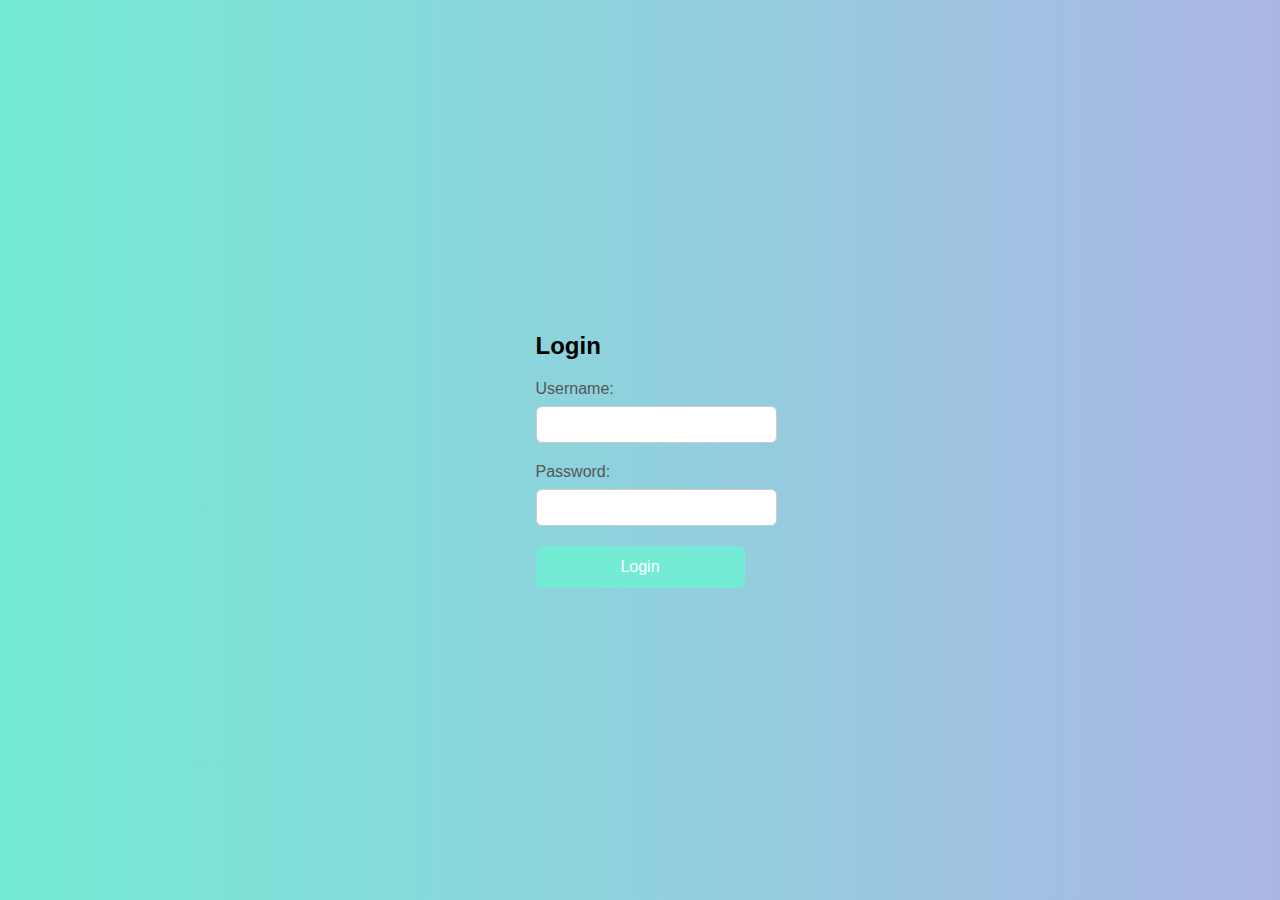
<file: web/login/index.html>
<!DOCTYPE html>
<html lang="id">
<head>
  <meta charset="UTF-8">
  <title>Login</title>
  <link rel="stylesheet" href="login.css">
</head>
<body>

  <!-- Form Login -->
  <div class="login-box" id="loginBox">
    <h2>Login</h2>
    <form id="loginForm">
      <div class="form-group">
        <label for="username">Username:</label>
        <input type="text" id="username" required>
      </div>
      <div class="form-group">
        <label for="password">Password:</label>
        <input type="password" id="password" required>
      </div>
      <button onclick="window.location.href='https://sevtiariyani.github.io/UASPW/web/admin.html'">
        Login
      </button>
    </form>
  </div>

  <!-- Halaman Setelah Login -->
  <div class="login-box" id="welcomeBox" style="display: none;">
  <h2 id="welcome">Halo, User!</h2>
  <button onclick="logout()">Logout</button>
</div>
  
<script>
  // Simulasi user login (hardcoded)
  const users = {
    admin: '12345',
    user: 'pass'
  };

  // Cek apakah user sudah login
  function checkLogin() {
    const session = localStorage.getItem('sessionUser');
    if (session) {
      document.getElementById('loginBox').style.display = 'none';
      document.getElementById('welcomeBox').style.display = 'block';
      document.getElementById('welcome').innerText = `Halo, ${session}!`;
    }
  }

  // Tangani login
  document.getElementById('loginForm').addEventListener('submit', function(e) {
    e.preventDefault();
    const uname = document.getElementById('username').value.trim();
    const pass = document.getElementById('password').value.trim();

    if (users[uname] && users[uname] === pass) {
      localStorage.setItem('sessionUser', uname);
      checkLogin();
    } else {
      alert('Username atau password salah!');
    }
  });

  // Logout
  function logout() {
    localStorage.removeItem('sessionUser');
    location.reload();
  }

  // Jalankan saat pertama dimuat
  checkLogin();
</script>

</body>
</html>
</file>
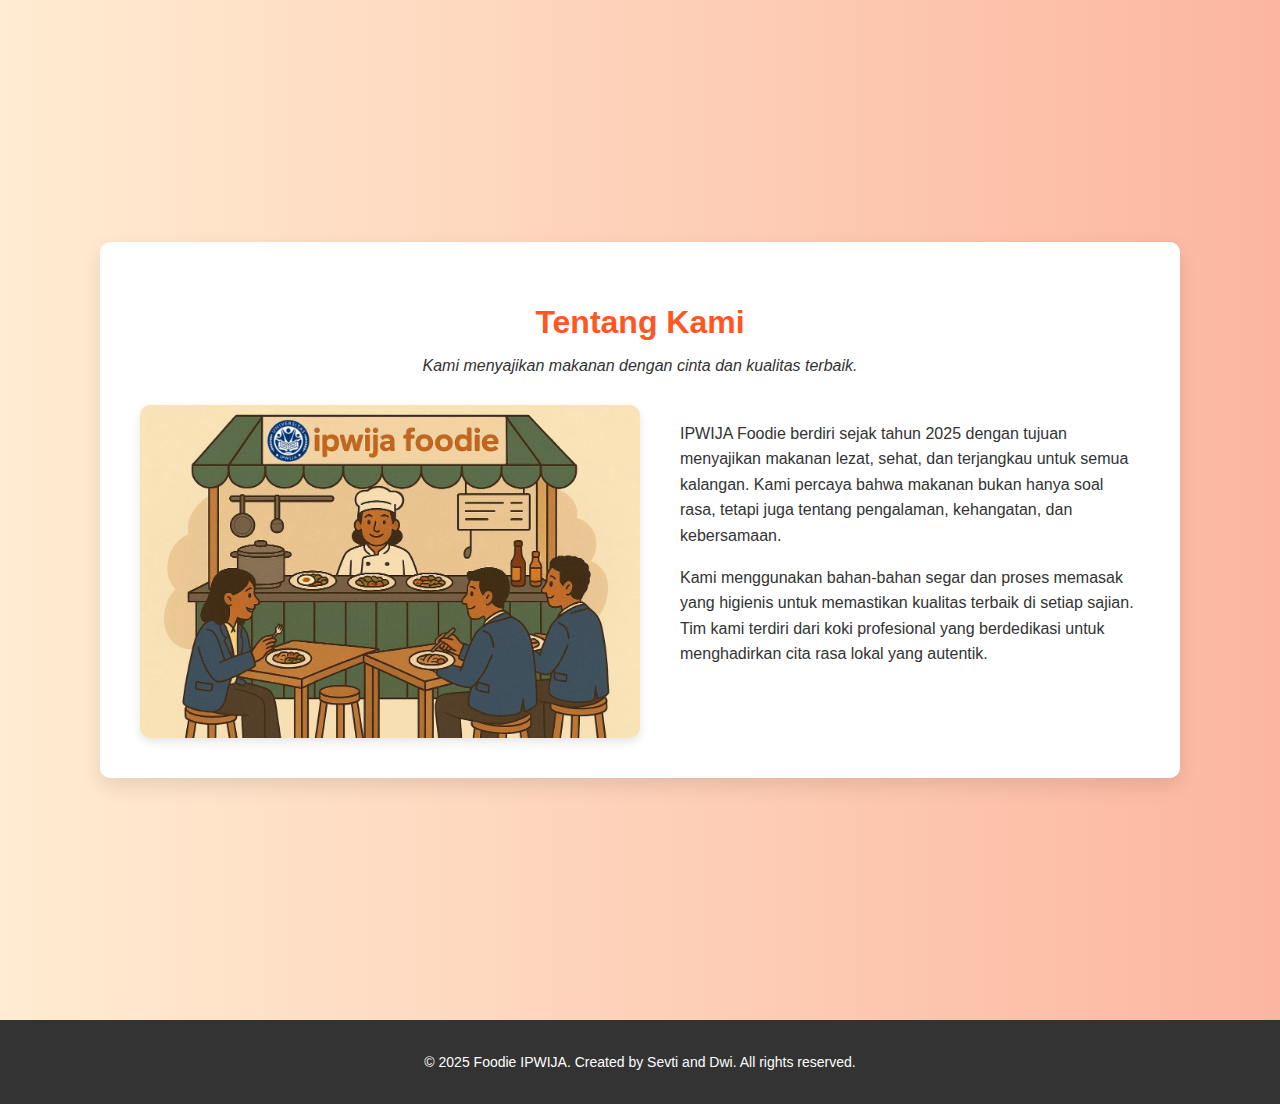
<file: web/about_us.html>
<!DOCTYPE html>
<html lang="id">
<head>
  <meta charset="UTF-8">
  <meta name="viewport" content="width=device-width, initial-scale=1.0">
  <title>Tentang Kami</title>
  <link rel="stylesheet" href="about.css">
</head>
<body>
  <section class="about-section">
    <div class="container">
      <h1>Tentang Kami</h1>
      <p class="tagline">Kami menyajikan makanan dengan cinta dan kualitas terbaik.</p>
      <div class="content">
        <img src="image/fotokantin.jpg" alt="Tim Kami"/>
        <div>
          <p>
            IPWIJA Foodie berdiri sejak tahun 2025 dengan tujuan menyajikan makanan lezat, sehat, dan terjangkau untuk semua kalangan. 
            Kami percaya bahwa makanan bukan hanya soal rasa, tetapi juga tentang pengalaman, kehangatan, dan kebersamaan.
          </p>
          <p>
            Kami menggunakan bahan-bahan segar dan proses memasak yang higienis untuk memastikan kualitas terbaik di setiap sajian. 
            Tim kami terdiri dari koki profesional yang berdedikasi untuk menghadirkan cita rasa lokal yang autentik.
          </p>
        </div>
      </div>
    </div>
  </section>
  <footer>
    <p>&copy; 2025 Foodie IPWIJA. Created by Sevti and Dwi. All rights reserved.</p>
  </footer>
</body>
</html>
</file>
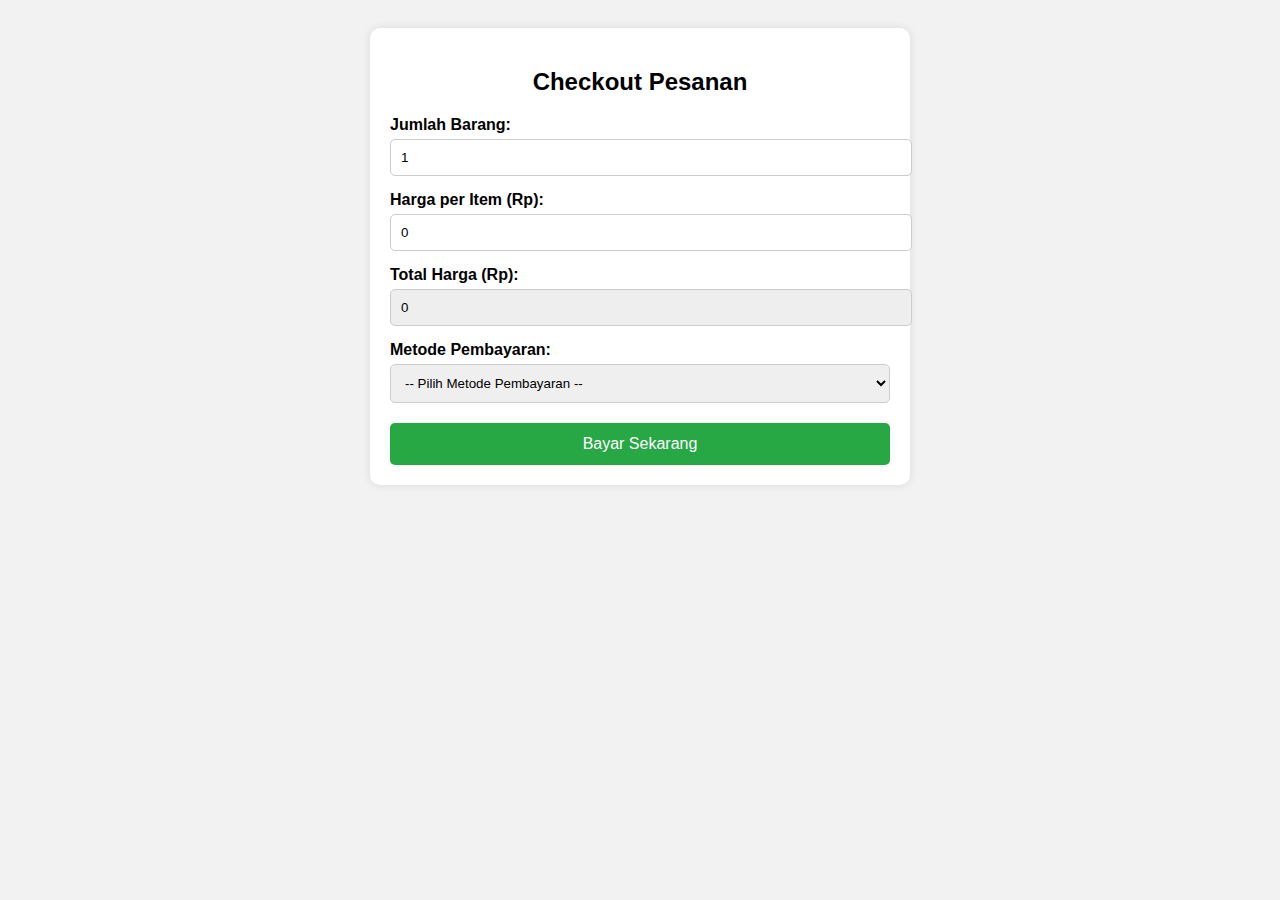
<file: web/checkout.html>
<!DOCTYPE html>
<html lang="id">
<head>
  <meta charset="UTF-8">
  <title>Form Checkout</title>
  <meta name="viewport" content="width=device-width, initial-scale=1">
  <style>
    body {
      font-family: Arial, sans-serif;
      background: #f2f2f2;
      padding: 20px;
    }

    .checkout-container {
      max-width: 500px;
      margin: auto;
      background: #fff;
      padding: 20px;
      border-radius: 10px;
      box-shadow: 0 0 10px rgba(0,0,0,0.1);
    }

    h2 {
      text-align: center;
    }

    label {
      margin-top: 15px;
      display: block;
      font-weight: bold;
    }

    input, select {
      width: 100%;
      padding: 10px;
      margin-top: 5px;
      border-radius: 5px;
      border: 1px solid #ccc;
    }

    input[readonly] {
      background: #eee;
    }

    button {
      margin-top: 20px;
      width: 100%;
      padding: 12px;
      background-color: #28a745;
      color: white;
      border: none;
      border-radius: 5px;
      font-size: 16px;
      cursor: pointer;
    }

    #qr-container {
      margin-top: 20px;
      text-align: center;
      display: none;
    }

    #qr-container img {
      margin-top: 10px;
    }
  </style>
</head>
<body>

<div class="checkout-container">
  <h2>Checkout Pesanan</h2>
  <form id="checkout-form">
    <label for="jumlah-barang">Jumlah Barang:</label>
    <input type="number" id="jumlah-barang" name="jumlah_barang" value="1" min="1" required>

    <label for="harga-per-item">Harga per Item (Rp):</label>
    <input type="number" id="harga-per-item" name="harga_per_item" value="0" min="0" required>

    <label for="total-harga">Total Harga (Rp):</label>
    <input type="number" id="total-harga" name="total_harga" readonly>

    <label for="pembayaran">Metode Pembayaran:</label>
    <select id="pembayaran" name="pembayaran" required>
      <option value="">-- Pilih Metode Pembayaran --</option>
      <option value="cash">Cash</option>
      <option value="qrcode">QR Code</option>
    </select>

    <div id="qr-container">
      <p>Scan QR Code untuk pembayaran:</p>
      <img id="qr-image" src="image/qr.jpg" alt="QR Code">
    </div>

    <button type="submit">Bayar Sekarang</button>
  </form>
</div>

<script>
  const jumlahBarang = document.getElementById("jumlah-barang");
  const hargaPerItem = document.getElementById("harga-per-item");
  const totalHarga = document.getElementById("total-harga");
  const pembayaran = document.getElementById("pembayaran");
  const qrContainer = document.getElementById("qr-container");
  const qrImage = document.getElementById("qr-image");

  function updateTotal() {
    const jumlah = parseInt(jumlahBarang.value) || 0;
    const harga = parseInt(hargaPerItem.value) || 0;
    const total = jumlah * harga;
    totalHarga.value = total;

    // Update QR Code jika metode pembayaran QR dipilih
    if (pembayaran.value === "qrcode" && total > 0) {
      const data = encodeURIComponent(`Pembayaran sebesar Rp${total}`);
      const qrUrl = `https://chart.googleapis.com/chart?cht=qr&chs=250x250&chl=${data}`;
      qrImage.src = qrUrl;
      qrContainer.style.display = "block";
    } else {
      qrContainer.style.display = "none";
    }
  }

  jumlahBarang.addEventListener("input", updateTotal);
  hargaPerItem.addEventListener("input", updateTotal);
  pembayaran.addEventListener("change", updateTotal);

  // Inisialisasi saat load
  updateTotal();
</script>

</body>
</html>
</file>
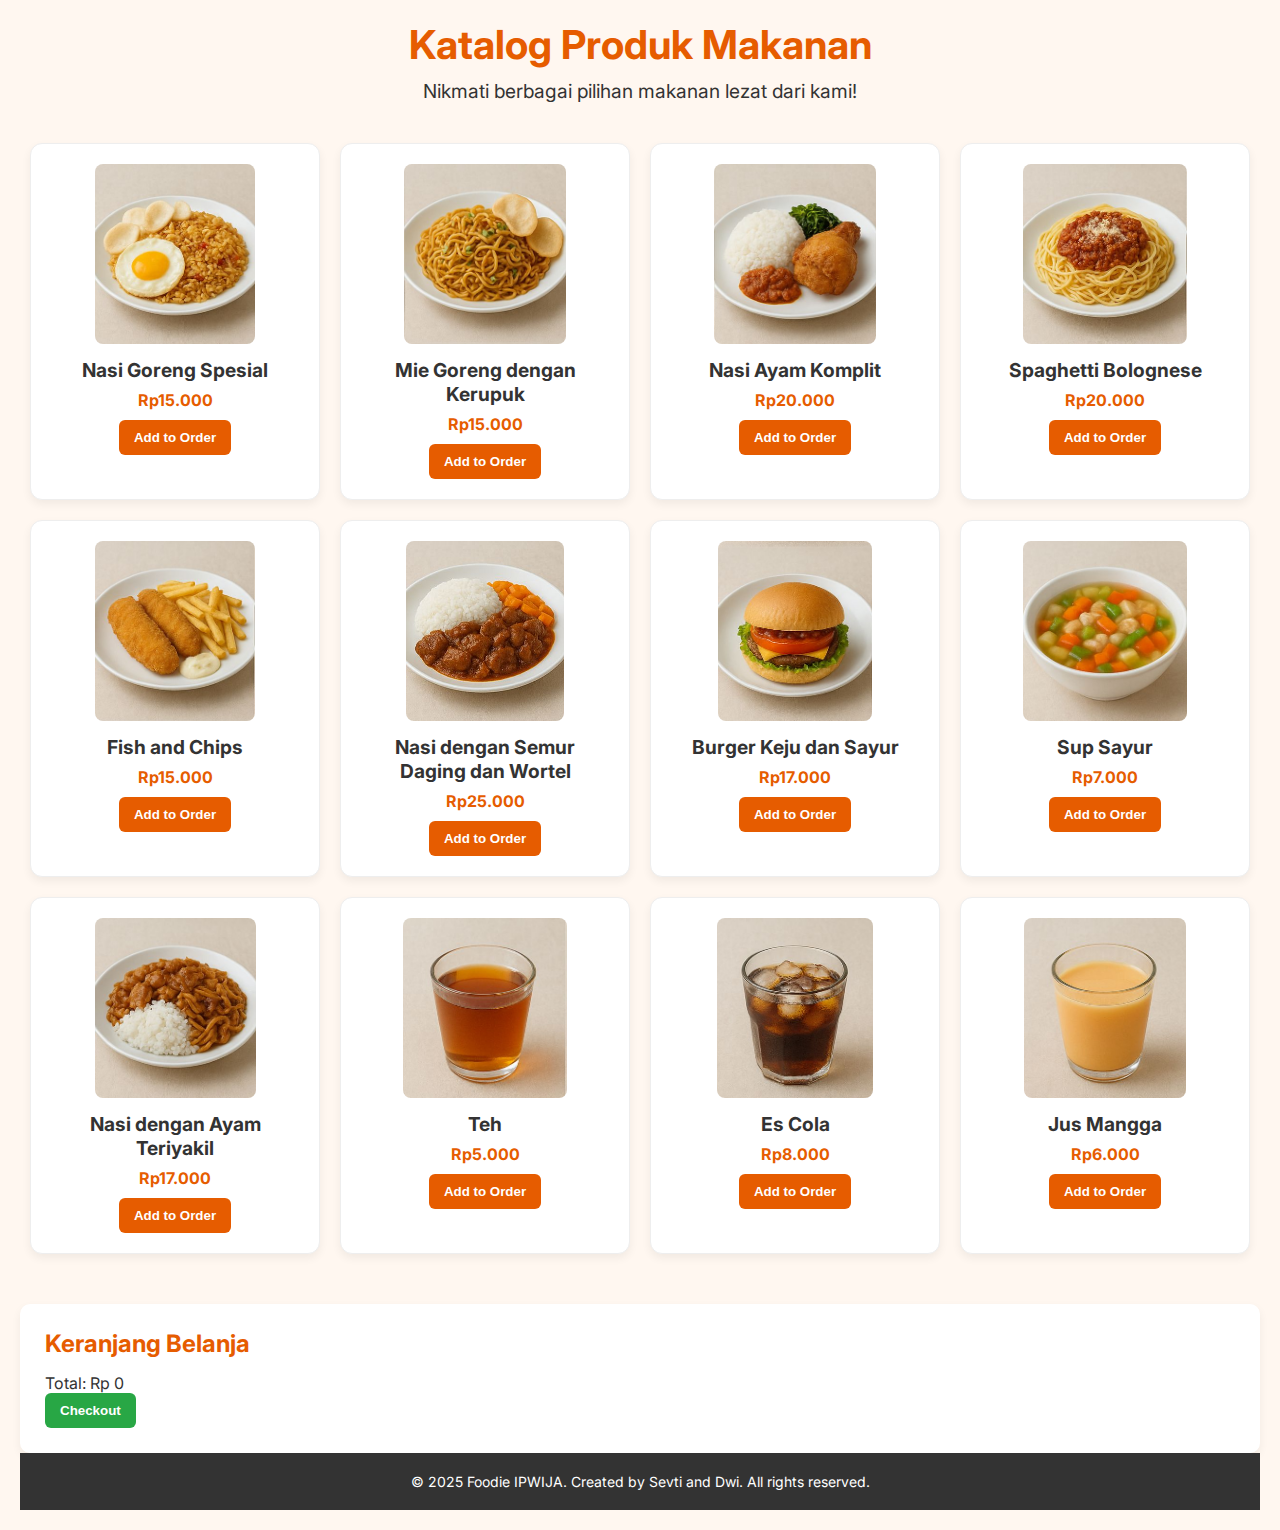
<file: web/katalog.html>
<!DOCTYPE html>
<html lang="id">
<head>
  <meta charset="UTF-8" />
  <meta name="viewport" content="width=device-width, initial-scale=1.0" />
  <title>Katalog Produk Makanan</title>
  <link rel="stylesheet" href="katalog.css" />
  <link href="https://fonts.googleapis.com/css2?family=Inter:wght@500&display=swap" rel="stylesheet" />
  <style>
    body {
      font-family: 'Inter', sans-serif;
    }
  </style>
</head>
<body>
  <header>
    <h1>Katalog Produk Makanan</h1>
    <p>Nikmati berbagai pilihan makanan lezat dari kami!</p>
  </header>

  <main class="produk-container">
    <!-- Produk-produk -->
    <div class="produk">
      <img src="image/nasigoreng.jpg" alt="Nasi Goreng" />
      <h3>Nasi Goreng Spesial</h3>
      <p class="harga">Rp15.000</p>
      <button onclick="tambahKeKeranjang('Nasi Goreng Spesial', 15000)">Add to Order</button>
    </div>
    <div class="produk">
      <img src="image/miegoreng.jpg" alt="Mie Goreng" />
      <h3>Mie Goreng dengan Kerupuk</h3>
      <p class="harga">Rp15.000</p>
      <button onclick="tambahKeKeranjang('Mie Goreng dengan Kerupuk', 15000)">Add to Order</button>
    </div>
    <div class="produk">
      <img src="image/nasiayam.jpg" alt="Ayam Goreng" />
      <h3>Nasi Ayam Komplit</h3>
      <p class="harga">Rp20.000</p>
      <button onclick="tambahKeKeranjang('Nasi Ayam Komplit', 20000)">Add to Order</button>
    </div>
    <div class="produk">
      <img src="image/sb.jpg" alt="Spageti" />
      <h3>Spaghetti Bolognese</h3>
      <p class="harga">Rp20.000</p>
      <button onclick="tambahKeKeranjang('Spaghetti Bolognese', 20000)">Add to Order</button>
    </div>
    <div class="produk">
      <img src="image/f&c.jpg" alt="Fish and Chips" />
      <h3>Fish and Chips</h3>
      <p class="harga">Rp15.000</p>
      <button onclick="tambahKeKeranjang('Fish and Chips', 15000)">Add to Order</button>
    </div>
    <div class="produk">
      <img src="image/NS.jpg" alt="Nasi dengan Semur Daging dan Wortel" />
      <h3>Nasi dengan Semur Daging dan Wortel</h3>
      <p class="harga">Rp25.000</p>
      <button onclick="tambahKeKeranjang('Nasi dengan Semur Daging dan Wortel', 25000)">Add to Order</button>
    </div>
    <div class="produk">
      <img src="image/burger.jpg" alt="Burger Keju dan Sayur" />
      <h3>Burger Keju dan Sayur</h3>
      <p class="harga">Rp17.000</p>
      <button onclick="tambahKeKeranjang('Burger Keju dan Sayur', 17000)">Add to Order</button>
    </div>
    <div class="produk">
      <img src="image/ss.jpg" alt="Sup Sayur" />
      <h3>Sup Sayur</h3>
      <p class="harga">Rp7.000</p>
      <button onclick="tambahKeKeranjang('Sup Sayur', 7000)">Add to Order</button>
    </div>
    <div class="produk">
      <img src="image/nt.jpg" alt="Nasi dengan Ayam Teriyaki" />
      <h3>Nasi dengan Ayam Teriyakil</h3>
      <p class="harga">Rp17.000</p>
      <button onclick="tambahKeKeranjang('Nasi dengan Ayam Teriyaki', 17000)">Add to Order</button>
    </div>
    <div class="produk">
      <img src="image/teh.jpg" alt="Teh" />
      <h3>Teh</h3>
      <p class="harga">Rp5.000</p>
      <button onclick="tambahKeKeranjang('Teh', 5000)">Add to Order</button>
    </div>
    <div class="produk">
      <img src="image/escola.jpg" alt="Es Cola" />
      <h3>Es Cola</h3>
      <p class="harga">Rp8.000</p>
      <button onclick="tambahKeKeranjang('Es Cola', 8000)">Add to Order</button>
    </div>
    <div class="produk">
      <img src="image/jm.jpg" alt="Jus Mangga" />
      <h3>Jus Mangga</h3>
      <p class="harga">Rp6.000</p>
      <button onclick="tambahKeKeranjang('Jus Mangga', 6000)">Add to Order</button>
    </div>
  </main>

  <section class="keranjang" id="keranjang">
    <h2>Keranjang Belanja</h2>
    <ul id="daftar-keranjang"></ul>
    <p>Total: Rp <span id="total-harga">0</span></p>
    <button onclick="tampilkanMetodePembayaran()">Checkout</button>
  </section>

  <section id="pembayaran" style="display:none">
    <h2>Pilih Metode Pembayaran</h2>
    <button onclick="prosesPembayaran('cash')">Bayar di Kasir</button>
    <button onclick="prosesPembayaran('qr')">Bayar dengan Kode QR</button>
  </section>

  <section id="struk" style="display:none">
    <h2>Struk Pembelian</h2>
    <div id="detail-struk"></div>
  </section>

  <script>
    const keranjang = [];

    function tambahKeKeranjang(nama, harga) {
      const item = keranjang.find(i => i.nama === nama);
      if (item) {
        item.jumlah += 1;
      } else {
        keranjang.push({ nama, harga, jumlah: 1 });
      }
      tampilkanKeranjang();
    }

    function hapusDariKeranjang(nama) {
      const index = keranjang.findIndex(i => i.nama === nama);
      if (index !== -1) {
        keranjang[index].jumlah -= 1;
        if (keranjang[index].jumlah <= 0) {
          keranjang.splice(index, 1);
        }
      }
      tampilkanKeranjang();
    }

    function tampilkanKeranjang() {
      const daftar = document.getElementById("daftar-keranjang");
      daftar.innerHTML = "";
      let total = 0;
      keranjang.forEach(item => {
        const li = document.createElement("li");
        li.innerHTML = `
          ${item.nama} x${item.jumlah} - Rp ${item.harga * item.jumlah}
          <button class="ikon tambah" onclick="tambahKeKeranjang('${item.nama}', ${item.harga})">➕</button>
          <button class="ikon hapus" onclick="hapusDariKeranjang('${item.nama}')">➖</button>
        `;
        daftar.appendChild(li);
        total += item.harga * item.jumlah;
      });
      document.getElementById("total-harga").textContent = total;
    }

    function tampilkanMetodePembayaran() {
      if (keranjang.length === 0) {
        alert("Keranjang kosong. Silakan pilih produk terlebih dahulu.");
        return;
      }
      document.getElementById("pembayaran").style.display = "block";
    }

    function prosesPembayaran(metode) {
      let struk = "<ul>";
      let total = 0;
      keranjang.forEach(item => {
        struk += `<li>${item.nama} x${item.jumlah} - Rp ${item.harga * item.jumlah}</li>`;
        total += item.harga * item.jumlah;
      });
      struk += `</ul><p><strong>Total: Rp ${total}</strong></p>`;

      if (metode === "cash") {
        struk += `<p>Pesanan Anda akan disiapkan. Silakan bayar ke kasir dengan jumlah di atas.</p>`;
      } else if (metode === "qr") {
        struk += `<p>Pesanan Anda akan disiapkan. Silakan scan QR Code di bawah ini untuk membayar:</p>`;
        struk += `<img src='image/qr.jpg' alt='QR Code' style='width:200px'/>`;
      }

      document.getElementById("detail-struk").innerHTML = struk;
      document.getElementById("struk").style.display = "block";
    }
  </script>

  <footer>
    <p>&copy; 2025 Foodie IPWIJA. Created by Sevti and Dwi. All rights reserved.</p>
  </footer>
</body>
</html>
</file>
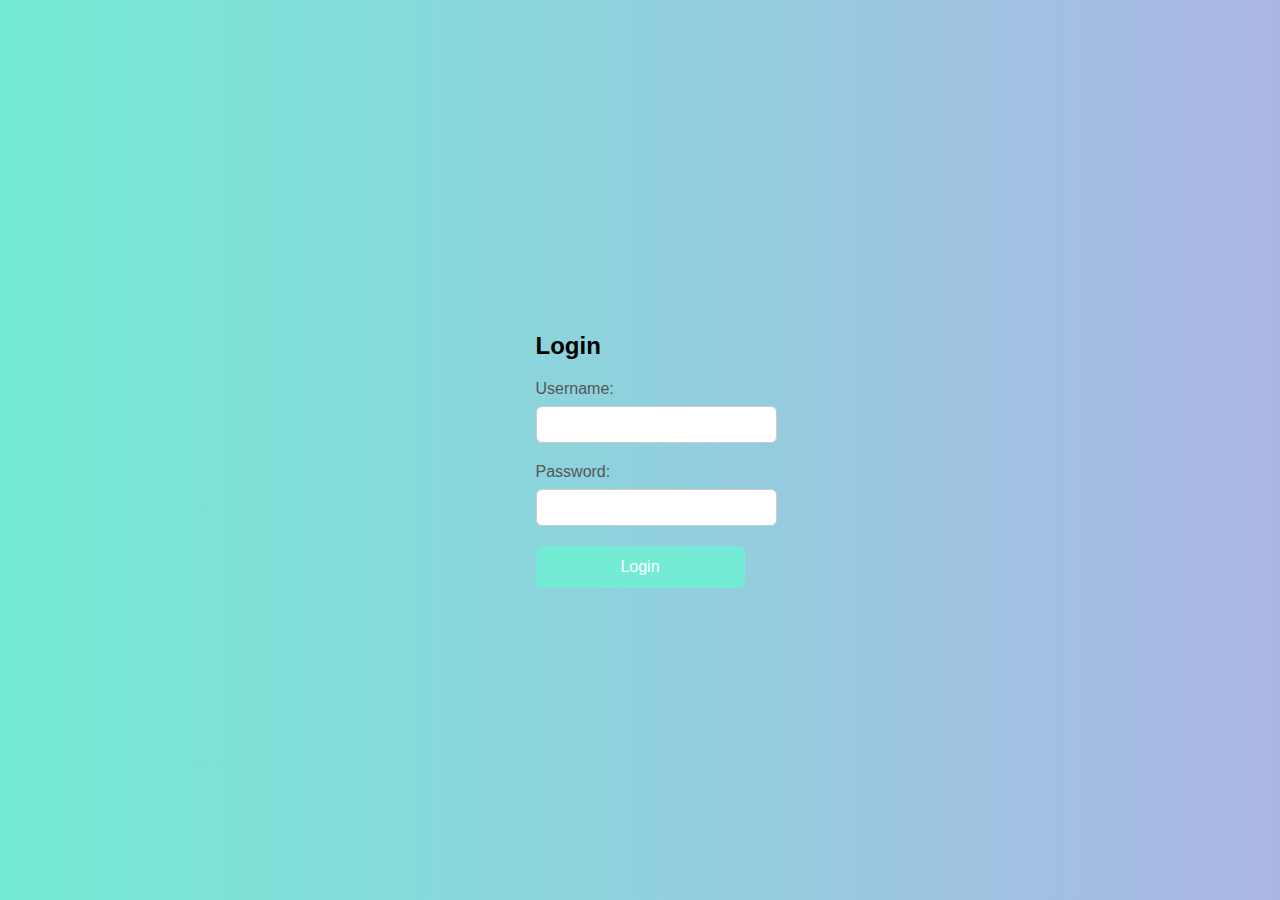
<file: web/login/home.html>
<!DOCTYPE html>
<html>
<head>
  <title>Home</title>
</head>
<body>
  <h2 id="welcome">Selamat datang!</h2>
  <button onclick="logout()">Logout</button>

  <script src="script.js"></script>
  <script>
    checkSession();
  </script>
</body>
</html>
</file>
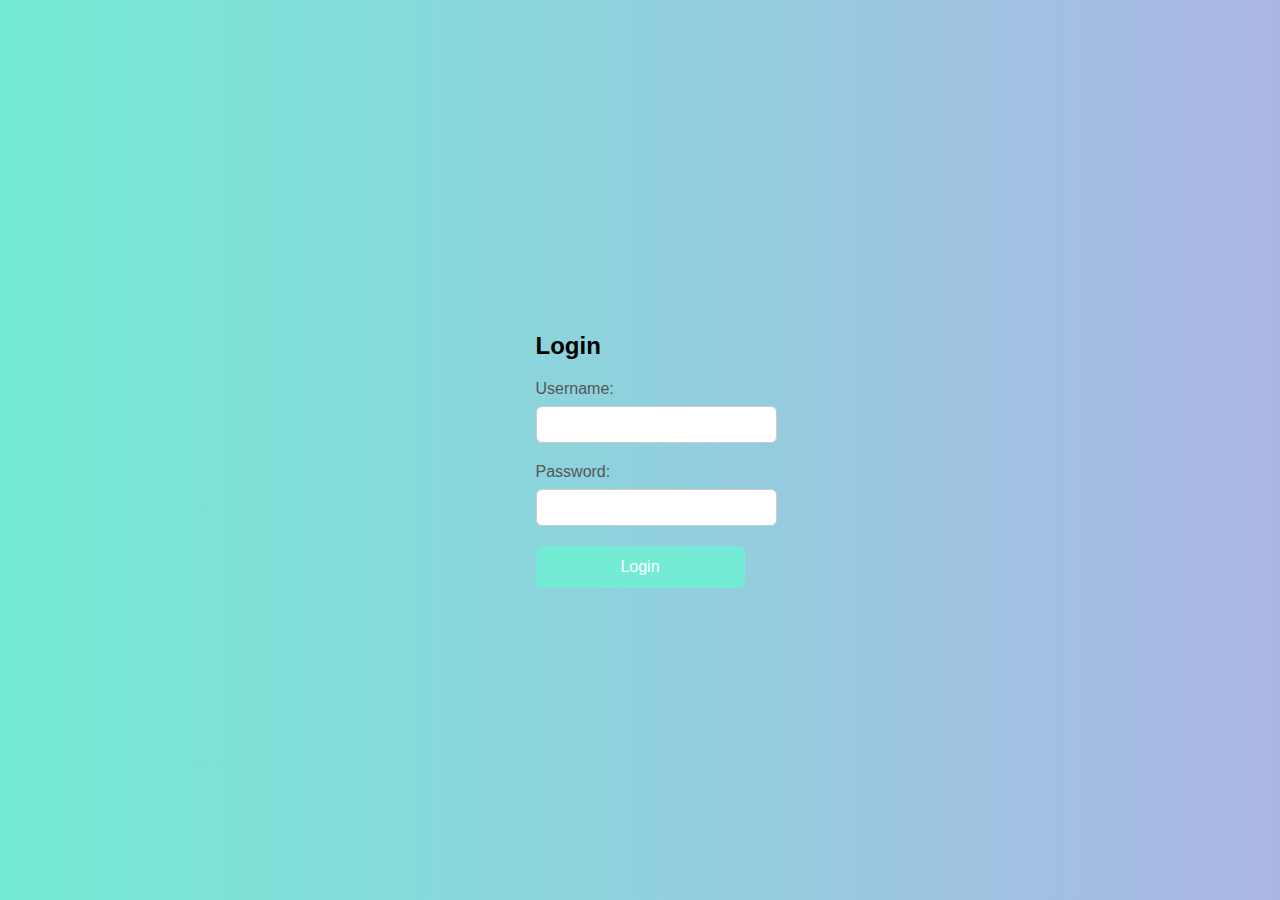
<file: web/login/login.html>
<!DOCTYPE html>
<html>
<head>
  <title>Login</title>
  <link rel="stylesheet" href="login.css">
</head>
<body>
<!-- Form Login -->
  <div class="login-box" id="loginBox">
    <h2>Login</h2>
    <form id="loginForm">
      <div class="form-group">
        <label for="username">Username:</label>
        <input type="text" id="username" required>
      </div>
      <div class="form-group">
        <label for="password">Password:</label>
        <input type="password" id="password" required>
      </div>
      <button type="submit">Login</button>
    </form>
  </div>

  <script src="script.js"></script>
</body>
</html>
</file>
<file: web/login/login.css>
body {
  font-family: 'Segoe UI', Tahoma, Geneva, Verdana, sans-serif;
  background: linear-gradient(to right, #74ebd5, #acb6e5);
  display: flex;
  justify-content: center;
  align-items: center;
  height: 100vh;
  margin: 0;
}

.login-container {
  background-color: #ffffff;
  padding: 40px;
  border-radius: 12px;
  box-shadow: 0 4px 20px rgba(0, 0, 0, 0.2);
  width: 350px;
}

.login-container h1 {
  text-align: center;
  margin-bottom: 30px;
  color: #333;
}

.form-group {
  margin-bottom: 20px;
}

.form-group label {
  display: block;
  margin-bottom: 8px;
  color: #555;
}

.form-group input {
  width: 100%;
  padding: 10px 15px;
  border: 1px solid #ccc;
  border-radius: 6px;
  transition: border-color 0.3s;
}

.form-group input:focus {
  border-color: #74ebd5;
  outline: none;
}

button {
  width: 100%;
  padding: 12px;
  background-color: #74ebd5;
  border: none;
  border-radius: 6px;
  color: white;
  font-size: 16px;
  cursor: pointer;
  transition: background 0.3s ease;
}

button:hover {
  background-color: #57c3c2;
}
</file>
<file: web/about.css>
/* about.css */
body {
  margin: 0;
  padding: 0;
  font-family: 'Segoe UI', Tahoma, Geneva, Verdana, sans-serif;
  background-color: #fff;
  color: #333;
}

.about-section {
  padding: 60px 20px;
  background: linear-gradient(to right, #ffecd2, #fcb69f);
  min-height: 100vh;
  display: flex;
  align-items: center;
  justify-content: center;
}

.container {
  max-width: 1000px;
  background-color: white;
  padding: 40px;
  border-radius: 10px;
  box-shadow: 0 8px 20px rgba(0,0,0,0.1);
  animation: fadeIn 1s ease;
}

h1 {
  text-align: center;
  color: #ff5722;
  margin-bottom: 10px;
}

.tagline {
  text-align: center;
  font-style: italic;
  margin-bottom: 30px;
}

.content {
  display: flex;
  flex-direction: column;
  gap: 20px;
}

.content img {
  width: 100%;
  border-radius: 10px;
  box-shadow: 0 4px 10px rgba(0,0,0,0.1);
}

.content div {
  font-size: 16px;
  line-height: 1.6;
}

@media(min-width: 768px) {
  .content {
    flex-direction: row;
  }

  .content img {
    width: 50%;
  }

  .content div {
    width: 50%;
    padding-left: 20px;
  }
}

@keyframes fadeIn {
  from { opacity: 0; transform: translateY(20px); }
  to { opacity: 1; transform: translateY(0); }
}

footer {
  background-color: #333;
  color: white;
  text-align: center;
  padding: 20px;
  font-size: 14px;
}
</file>
<file: web/katalog.css>
/* Reset & umum */
* {
  box-sizing: border-box;
  margin: 0;
  padding: 0;
}
body {
  font-family: 'Segoe UI', Tahoma, Geneva, Verdana, sans-serif;
  background-color: #fff7f0;
  color: #333;
  padding: 20px;
}

/* Header */
header {
  text-align: center;
  margin-bottom: 30px;
}
header h1 {
  color: #e65c00;
  font-size: 2.5rem;
}
header p {
  font-size: 1.2rem;
  margin-top: 10px;
}

/* Produk Container */
.produk-container {
  display: grid;
  grid-template-columns: repeat(auto-fit, minmax(280px, 1fr));
  gap: 20px;
  padding: 10px;
}
.produk {
  background-color: #fff;
  border: 1px solid #eee;
  border-radius: 12px;
  box-shadow: 0 4px 10px rgba(0,0,0,0.06);
  padding: 20px;
  text-align: center;
  transition: transform 0.2s ease;
}
.produk:hover {
  transform: scale(1.03);
}
.produk img {
  max-width: 100%;
  height: 180px;
  object-fit: cover;
  border-radius: 8px;
  margin-bottom: 10px;
}
.produk h3 {
  font-size: 1.2rem;
  margin-bottom: 8px;
}
.produk .harga {
  font-weight: bold;
  color: #e65c00;
  margin-bottom: 10px;
}
.produk button {
  background-color: #e65c00;
  color: #fff;
  border: none;
  padding: 10px 15px;
  border-radius: 6px;
  cursor: pointer;
  font-weight: bold;
  transition: background 0.3s;
}
.produk button:hover {
  background-color: #d04f00;
}

/* Keranjang Belanja */
.keranjang {
  background-color: #fff;
  margin-top: 40px;
  padding: 25px;
  border-radius: 10px;
  box-shadow: 0 4px 10px rgba(0,0,0,0.06);
}
.keranjang h2 {
  margin-bottom: 15px;
  color: #e65c00;
}
.keranjang ul {
  list-style: none;
  margin-bottom: 15px;
}
.keranjang li {
  padding: 6px 0;
  border-bottom: 1px solid #eee;
}
.keranjang button {
  background-color: #28a745;
  padding: 10px 15px;
  border: none;
  border-radius: 6px;
  color: #fff;
  font-weight: bold;
  cursor: pointer;
}
.keranjang button:hover {
  background-color: #218838;
}

button.ikon {
  margin-left: 6px;
  padding: 5px 10px;
  font-size: 16px;
  border: none;
  border-radius: 8px;
  font-weight: bold;
  cursor: pointer;
  box-shadow: 0 2px 6px rgba(0, 0, 0, 0.1);
  transition: transform 0.2s ease, background-color 0.2s ease;
}

button.ikon:hover {
  transform: scale(1.1);
}

button.tambah {
  background-color: #28a745; 
  color: white;
}

button.hapus {
  background-color: #dc3545; 
  color: white;
}


/* Pembayaran */
#pembayaran {
  margin-top: 30px;
  text-align: center;
}
#pembayaran h2 {
  color: #e65c00;
  margin-bottom: 20px;
}
#pembayaran button {
  background-color: #007bff;
  color: #fff;
  padding: 12px 20px;
  border: none;
  border-radius: 6px;
  margin: 10px;
  font-weight: bold;
  cursor: pointer;
}
#pembayaran button:hover {
  background-color: #0069d9;
}

/* Struk Pembelian */
#struk {
  margin-top: 30px;
  text-align: center;
  background: #fff;
  padding: 25px;
  border-radius: 10px;
  box-shadow: 0 4px 12px rgba(0,0,0,0.06);
}
#struk h2 {
  color: #e65c00;
  margin-bottom: 15px;
}
#detail-struk ul {
  list-style: none;
  padding: 0;
}
#detail-struk li {
  padding: 6px 0;
  border-bottom: 1px dashed #ddd;
}
#detail-struk img {
  margin-top: 15px;
  width: 200px;
  border-radius: 8px;
}
#detail-struk p {
  margin-top: 10px;
}

footer {
  background-color: #333;
  color: white;
  text-align: center;
  padding: 20px;
  font-size: 14px;
}
</file>
